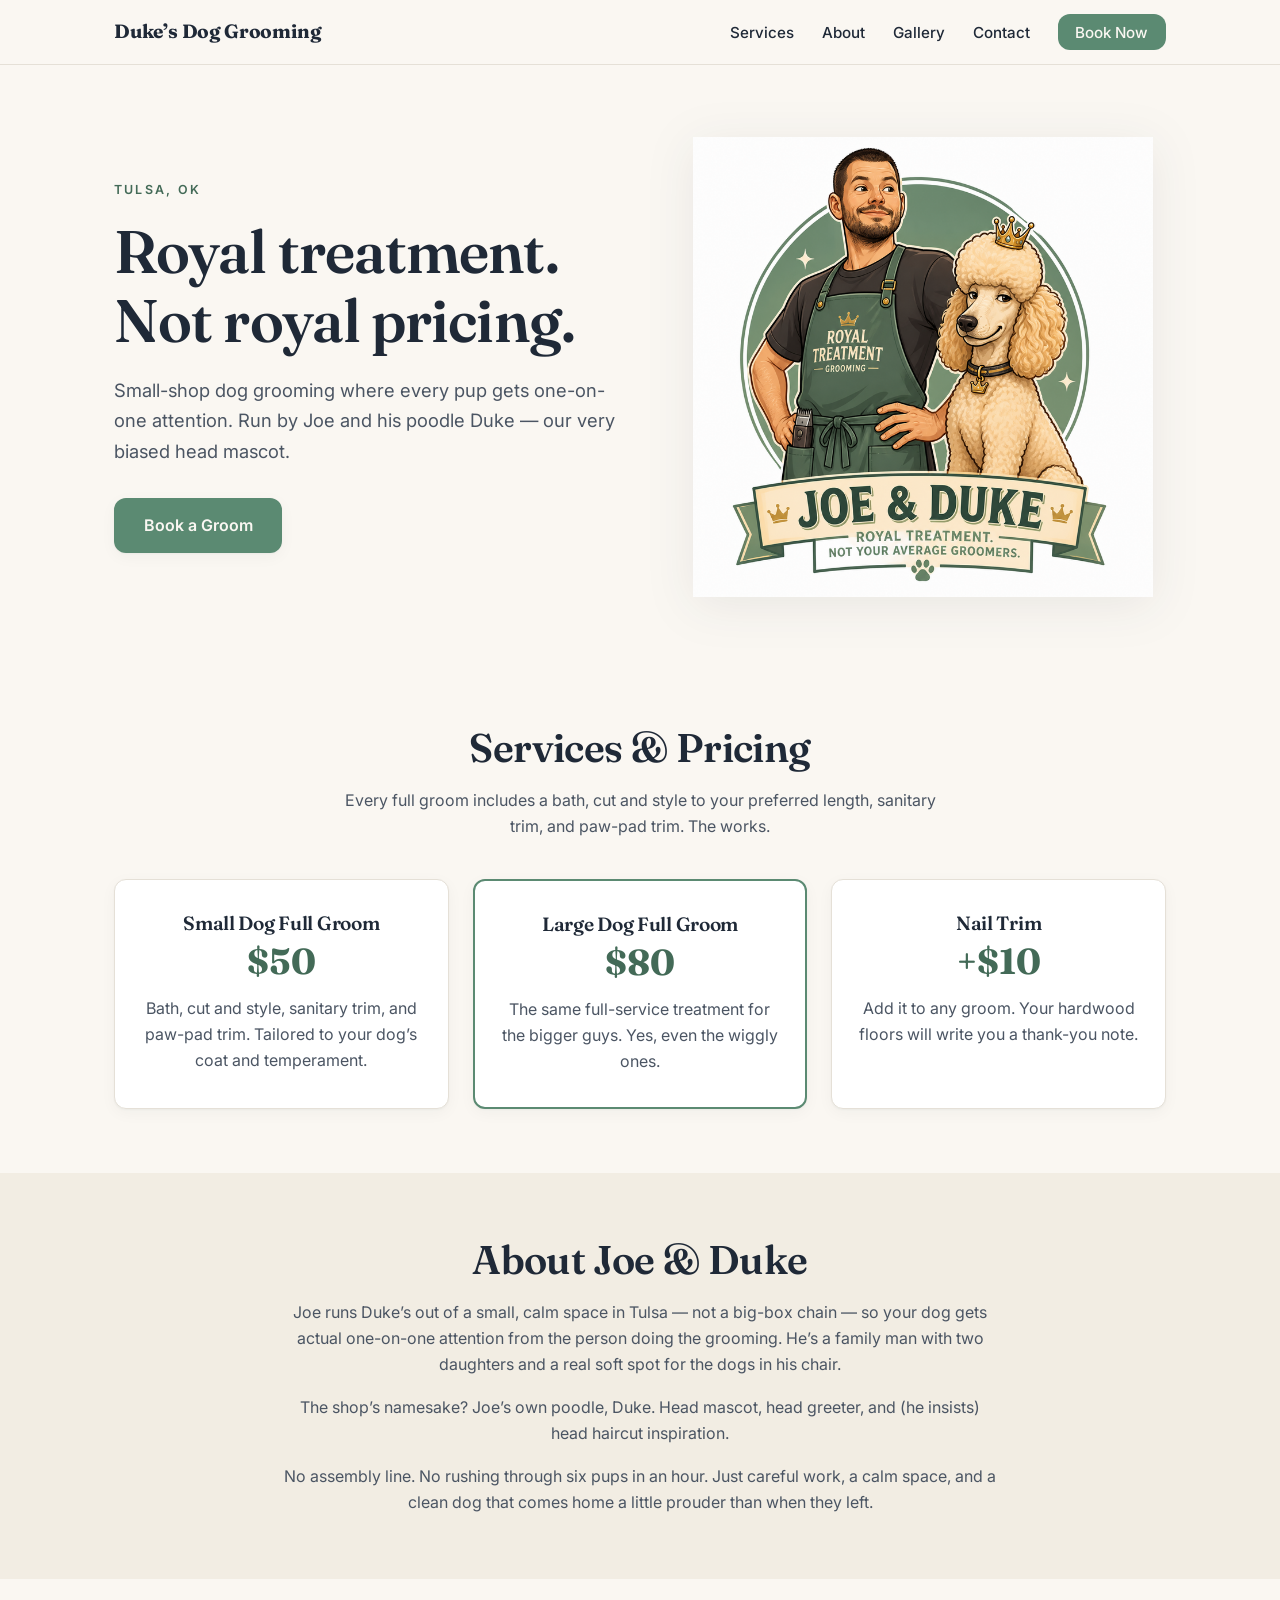
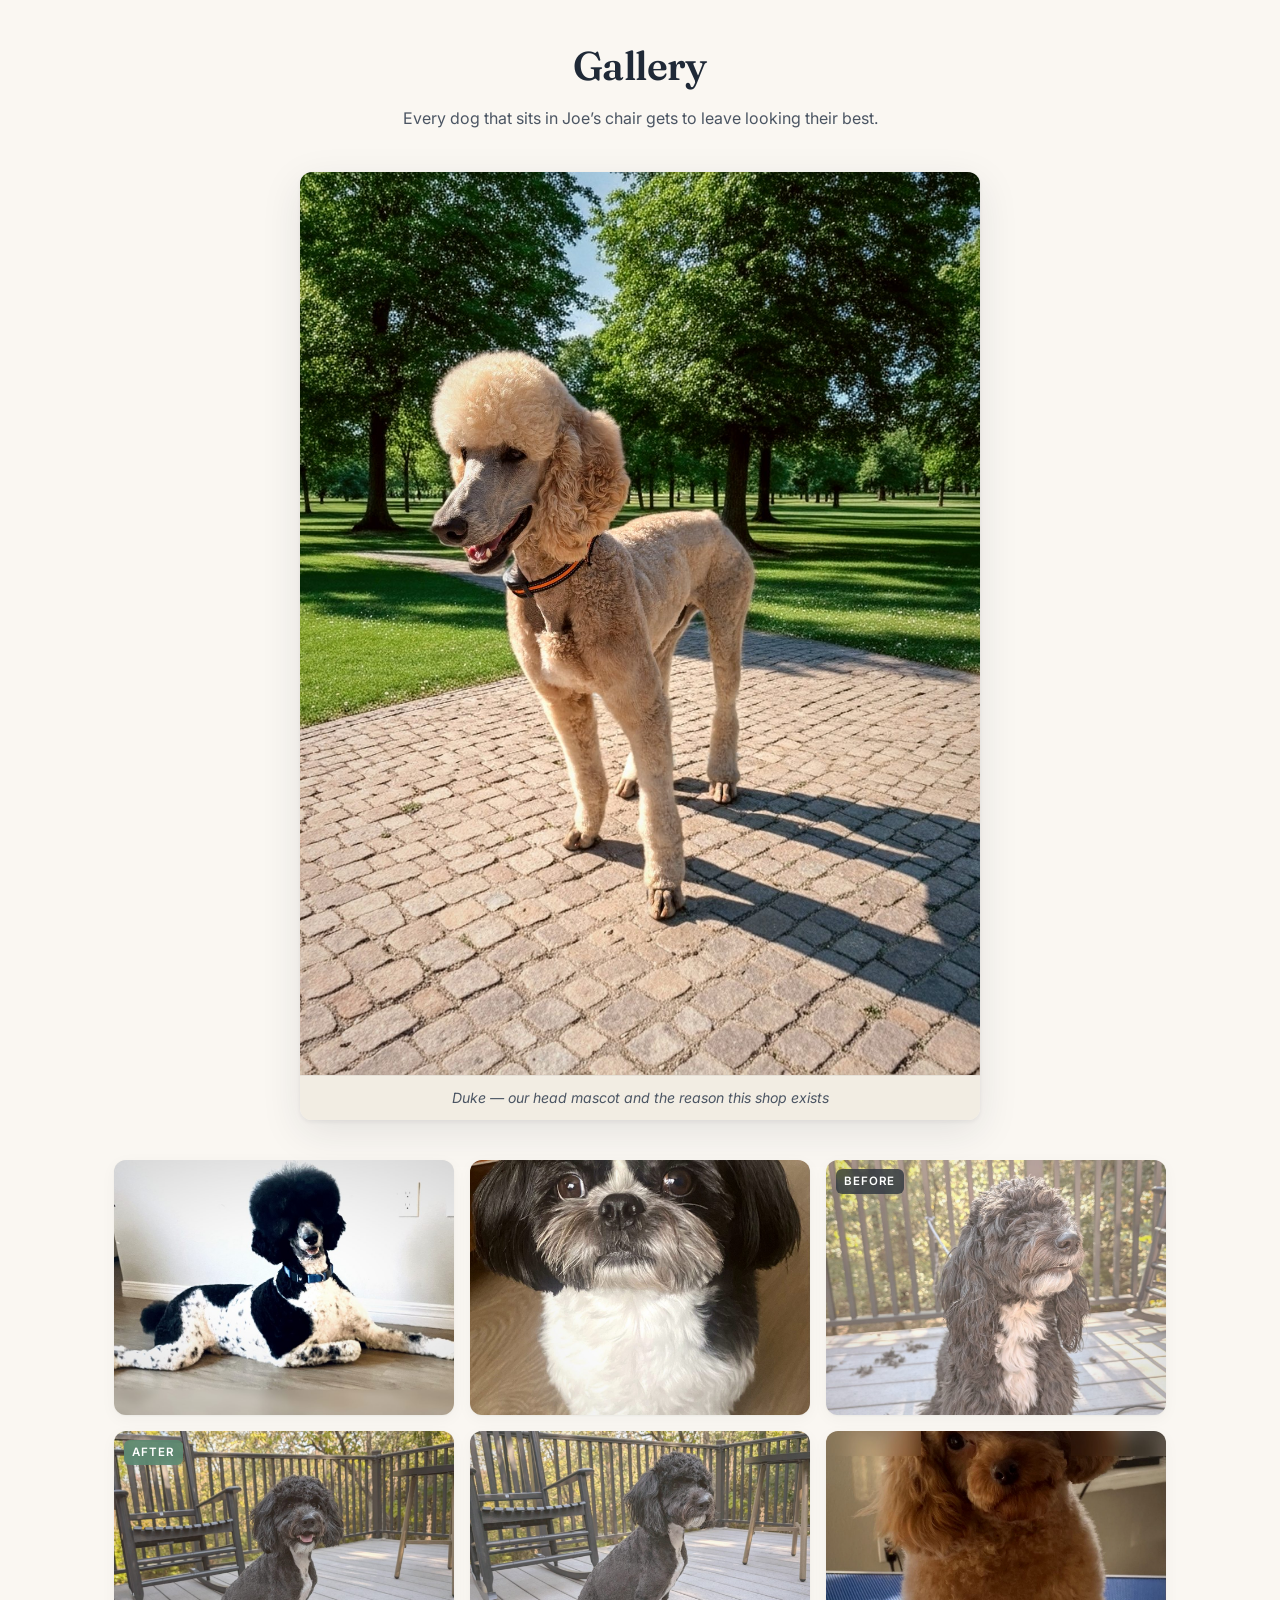
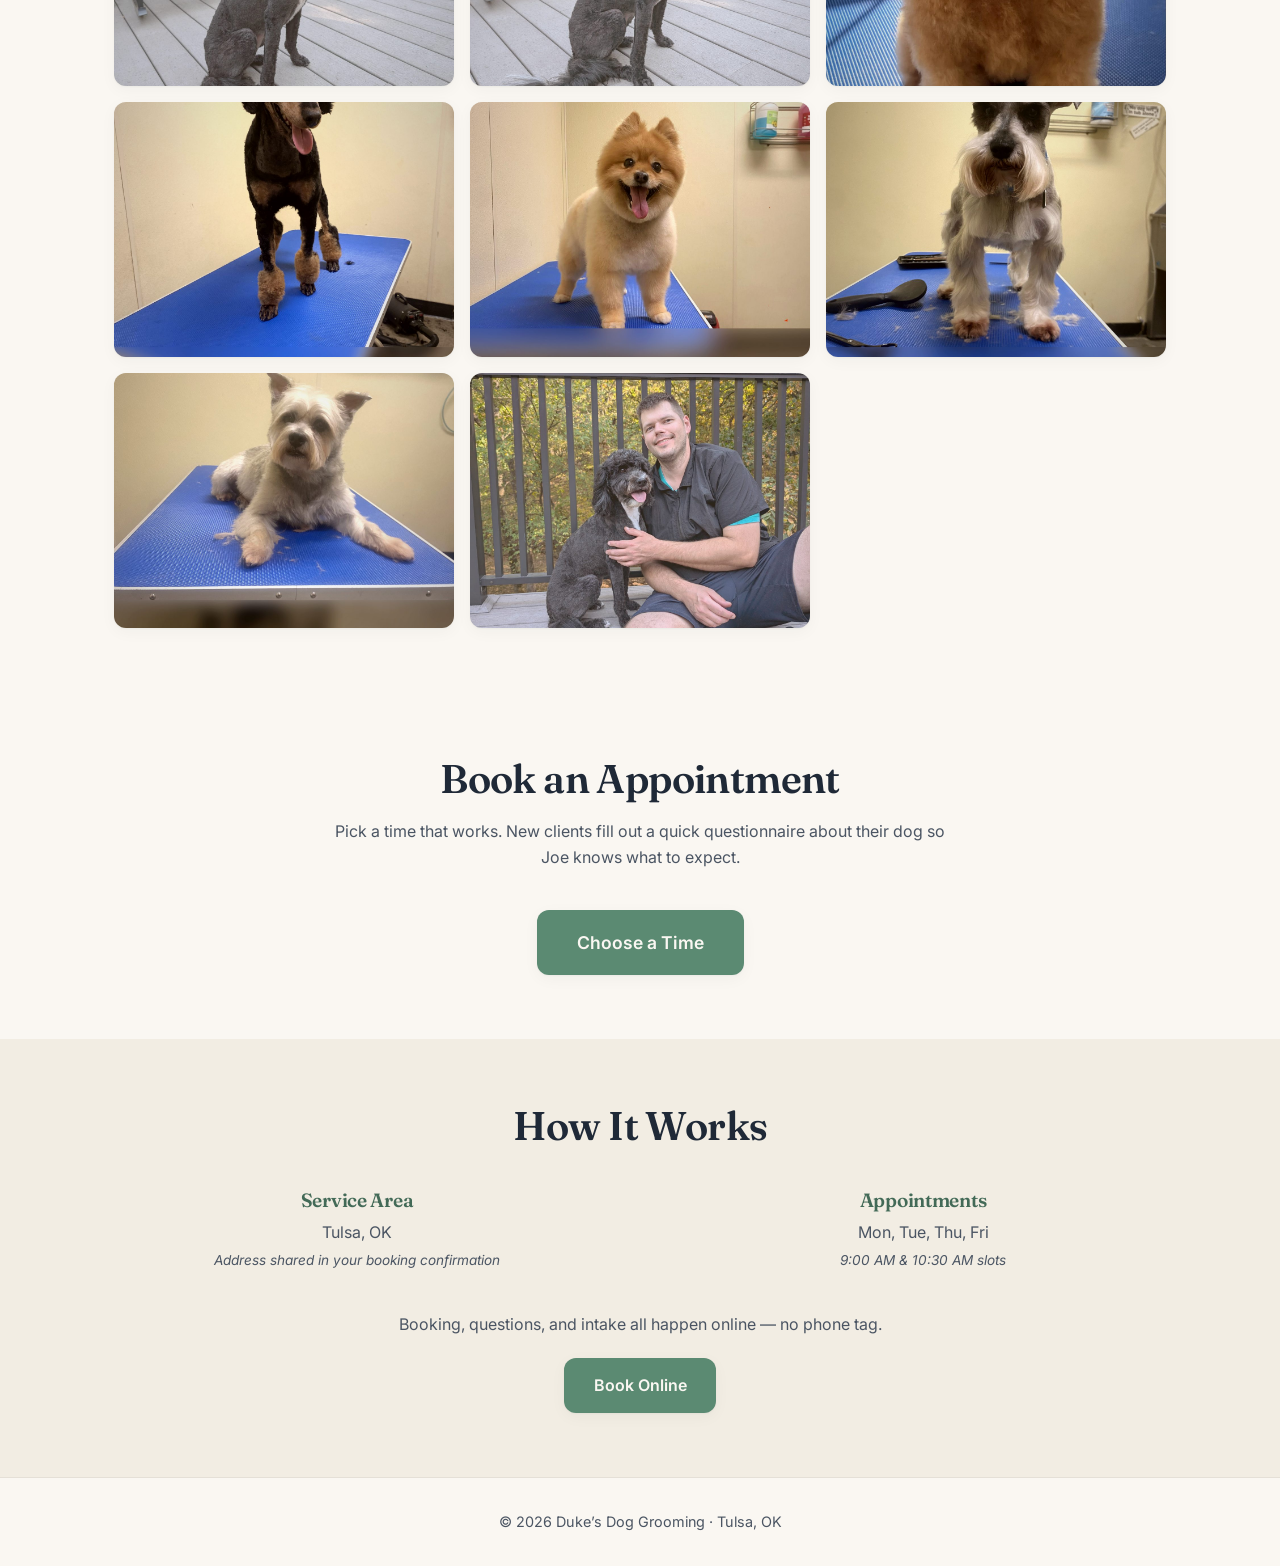
<file: index.html>
<!DOCTYPE html>
<html lang="en">
<head>
  <meta charset="UTF-8" />
  <meta name="viewport" content="width=device-width, initial-scale=1.0" />
  <title>Duke's Dog Grooming | Tulsa, OK</title>
  <meta name="description" content="Small-shop dog grooming in Tulsa. Joe and his poodle Duke take care of every pup like family — royal treatment, not royal pricing." />

  <!-- Open Graph / social sharing -->
  <meta property="og:type" content="website" />
  <meta property="og:url" content="https://dukesdoggrooming.com/" />
  <meta property="og:title" content="Duke's Dog Grooming | Tulsa, OK" />
  <meta property="og:description" content="Small-shop dog grooming in Tulsa. Royal treatment, not royal pricing. Book online — Mon, Tue, Thu, Fri." />
  <meta property="og:image" content="https://dukesdoggrooming.com/images/joe-and-duke.png" />
  <meta property="og:image:width" content="800" />
  <meta property="og:image:height" content="800" />
  <meta name="twitter:card" content="summary_large_image" />
  <meta name="twitter:title" content="Duke's Dog Grooming | Tulsa, OK" />
  <meta name="twitter:description" content="Small-shop dog grooming in Tulsa. Royal treatment, not royal pricing." />
  <meta name="twitter:image" content="https://dukesdoggrooming.com/images/joe-and-duke.png" />

  <!-- Google Analytics — replace G-XXXXXXXXXX with your Measurement ID from analytics.google.com -->
  <!-- <script async src="https://www.googletagmanager.com/gtag/js?id=G-XXXXXXXXXX"></script>
  <script>window.dataLayer=window.dataLayer||[];function gtag(){dataLayer.push(arguments)}gtag('js',new Date());gtag('config','G-XXXXXXXXXX');</script> -->

  <link rel="preconnect" href="https://fonts.googleapis.com" />
  <link rel="preconnect" href="https://fonts.gstatic.com" crossorigin />
  <link href="https://fonts.googleapis.com/css2?family=Fraunces:wght@500;600;700&family=Inter:wght@400;500;600&display=swap" rel="stylesheet" />
  <link rel="stylesheet" href="styles.css" />
</head>
<body>
  <header class="site-header">
    <nav class="nav" aria-label="Primary">
      <a href="#top" class="logo">Duke&rsquo;s Dog Grooming</a>
      <button class="nav-toggle" aria-label="Toggle menu" aria-expanded="false" aria-controls="nav-links">
        <span></span><span></span><span></span>
      </button>
      <ul id="nav-links" class="nav-links">
        <li><a href="#services">Services</a></li>
        <li><a href="#about">About</a></li>
        <li><a href="#gallery">Gallery</a></li>
        <li><a href="#contact">Contact</a></li>
        <li><a href="#book" class="nav-cta" data-cal-link="jrwise100-jg1uaa/groom" data-cal-config='{"layout":"month_view"}'>Book Now</a></li>
      </ul>
    </nav>
  </header>

  <main id="top">
    <section class="hero">
      <div class="hero-grid">
        <div class="hero-content">
          <p class="eyebrow">Tulsa, OK</p>
          <h1>Royal treatment.<br />Not royal pricing.</h1>
          <p class="tagline">Small-shop dog grooming where every pup gets one-on-one attention. Run by Joe and his poodle Duke &mdash; our very biased head mascot.</p>
          <a href="#book" class="btn btn-primary" data-cal-link="jrwise100-jg1uaa/groom" data-cal-config='{"layout":"month_view"}'>Book a Groom</a>
        </div>
        <div class="hero-image">
          <img src="images/joe-and-duke.png" alt="Illustrated mascot of Joe and his poodle Duke wearing a small crown — Duke's Dog Grooming, Tulsa OK" width="800" height="800" />
        </div>
      </div>
    </section>

    <section id="services" class="services">
      <h2>Services &amp; Pricing</h2>
      <p class="section-lead">Every full groom includes a bath, cut and style to your preferred length, sanitary trim, and paw-pad trim. The works.</p>
      <div class="services-grid">
        <article class="service-card">
          <h3>Small Dog Full Groom</h3>
          <p class="price">$50</p>
          <p>Bath, cut and style, sanitary trim, and paw-pad trim. Tailored to your dog&rsquo;s coat and temperament.</p>
        </article>
        <article class="service-card service-card--featured">
          <h3>Large Dog Full Groom</h3>
          <p class="price">$80</p>
          <p>The same full-service treatment for the bigger guys. Yes, even the wiggly ones.</p>
        </article>
        <article class="service-card">
          <h3>Nail Trim</h3>
          <p class="price">+$10</p>
          <p>Add it to any groom. Your hardwood floors will write you a thank-you note.</p>
        </article>
      </div>
    </section>

    <section id="about" class="about">
      <div class="about-content">
        <h2>About Joe &amp; Duke</h2>
        <p>Joe runs Duke&rsquo;s out of a small, calm space in Tulsa &mdash; not a big-box chain &mdash; so your dog gets actual one-on-one attention from the person doing the grooming. He&rsquo;s a family man with two daughters and a real soft spot for the dogs in his chair.</p>
        <p>The shop&rsquo;s namesake? Joe&rsquo;s own poodle, Duke. Head mascot, head greeter, and (he insists) head haircut inspiration.</p>
        <p>No assembly line. No rushing through six pups in an hour. Just careful work, a calm space, and a clean dog that comes home a little prouder than when they left.</p>
      </div>
    </section>

    <section id="gallery" class="gallery">
      <h2>Gallery</h2>
      <p class="section-lead">Every dog that sits in Joe&rsquo;s chair gets to leave looking their best.</p>

      <div class="gallery-featured">
        <img src="images/gallery/gallery-12-duke.jpg" alt="Duke — Joe's cream standard poodle, the shop mascot" loading="lazy" />
        <p class="gallery-caption">Duke &mdash; our head mascot and the reason this shop exists</p>
      </div>

      <div class="gallery-grid">
        <figure class="gallery-item">
          <img src="images/gallery/gallery-7-poodle-bw.jpg" alt="Black and white standard poodle after grooming" loading="lazy" />
        </figure>
        <figure class="gallery-item">
          <img src="images/gallery/gallery-6-shih-tzu.jpg" alt="Shih Tzu after grooming" loading="lazy" />
        </figure>
        <figure class="gallery-item">
          <img src="images/gallery/gallery-8-doodle-before.jpg" alt="Black doodle before grooming" loading="lazy" />
          <span class="gallery-tag">Before</span>
        </figure>
        <figure class="gallery-item">
          <img src="images/gallery/gallery-10-doodle-after.jpg" alt="Black doodle after grooming" loading="lazy" />
          <span class="gallery-tag gallery-tag--after">After</span>
        </figure>
        <figure class="gallery-item">
          <img src="images/gallery/gallery-9-doodle-after-side.jpg" alt="Black doodle side profile after grooming" loading="lazy" />
        </figure>
        <figure class="gallery-item">
          <img src="images/gallery/gallery-5-apricot-poodle.jpg" alt="Apricot toy poodle after grooming" loading="lazy" />
        </figure>
        <figure class="gallery-item">
          <img src="images/gallery/gallery-1-poodle-black.jpg" alt="Black and tan poodle after grooming" loading="lazy" />
        </figure>
        <figure class="gallery-item">
          <img src="images/gallery/gallery-2-pomeranian.jpg" alt="Pomeranian after grooming" loading="lazy" />
        </figure>
        <figure class="gallery-item">
          <img src="images/gallery/gallery-3-schnauzer.jpg" alt="Schnauzer after grooming" loading="lazy" />
        </figure>
        <figure class="gallery-item">
          <img src="images/gallery/gallery-4-schnauzer-relaxed.jpg" alt="Schnauzer relaxed on grooming table" loading="lazy" />
        </figure>
        <figure class="gallery-item">
          <img src="images/gallery/gallery-11-joe-and-dog.jpg" alt="Joe with a black doodle client" loading="lazy" />
        </figure>
      </div>
    </section>

    <section id="book" class="booking">
      <h2>Book an Appointment</h2>
      <p class="section-lead">Pick a time that works. New clients fill out a quick questionnaire about their dog so Joe knows what to expect.</p>
      <a href="#book" class="btn btn-primary btn-lg" data-cal-link="jrwise100-jg1uaa/groom" data-cal-config='{"layout":"month_view"}'>Choose a Time</a>
    </section>

    <section id="contact" class="contact">
      <h2>How It Works</h2>
      <div class="contact-grid">
        <div class="contact-card">
          <h3>Service Area</h3>
          <p>Tulsa, OK</p>
          <p class="contact-note">Address shared in your booking confirmation</p>
        </div>
        <div class="contact-card">
          <h3>Appointments</h3>
          <p>Mon, Tue, Thu, Fri</p>
          <p class="contact-note">9:00 AM &amp; 10:30 AM slots</p>
        </div>
      </div>
      <div class="contact-cta">
        <p>Booking, questions, and intake all happen online &mdash; no phone tag.</p>
        <a href="#book" class="btn btn-primary" data-cal-link="jrwise100-jg1uaa/groom" data-cal-config='{"layout":"month_view"}'>Book Online</a>
      </div>
    </section>
  </main>

  <footer>
    <p>&copy; <span id="year">2026</span> Duke&rsquo;s Dog Grooming &middot; Tulsa, OK</p>
  </footer>

  <script src="script.js"></script>

  <!-- Cal.com popup embed -->
  <script>
    (function(C,A,L){let p=function(a,ar){a.q.push(ar)};let d=C.document;C.Cal=C.Cal||function(){let cal=C.Cal;let ar=arguments;if(!cal.loaded){cal.ns={};cal.q=cal.q||[];d.head.appendChild(d.createElement("script")).src=A;cal.loaded=true}if(ar[0]===L){const api=function(){p(api,arguments)};const namespace=ar[1];api.q=api.q||[];if(typeof namespace==="string"){cal.ns[namespace]=cal.ns[namespace]||api;p(cal.ns[namespace],ar);p(cal,["initNamespace",namespace])}else p(cal,ar);return}p(cal,ar)};})(window,"https://app.cal.com/embed/embed.js","init");
    Cal("init", {origin:"https://cal.com"});
    Cal("ui", {"styles":{"branding":{"brandColor":"#5B8A72"}},"hideEventTypeDetails":false,"layout":"month_view"});
  </script>
</body>
</html>
</file>
<file: styles.css>
:root {
  --bg: #FAF7F2;
  --bg-tint: #F2EDE3;
  --text: #1F2937;
  --text-soft: #4B5563;
  --accent: #5B8A72;
  --accent-dark: #436A57;
  --card: #FFFFFF;
  --border: #E5E0D7;
  --serif: 'Fraunces', Georgia, serif;
  --sans: 'Inter', system-ui, -apple-system, sans-serif;
  --radius: 12px;
  --max-w: 1100px;
  --shadow: 0 1px 2px rgba(31, 41, 55, 0.04), 0 4px 16px rgba(31, 41, 55, 0.04);
}

* {
  box-sizing: border-box;
  margin: 0;
  padding: 0;
}

html {
  scroll-behavior: smooth;
  overflow-x: hidden;
}

body {
  font-family: var(--sans);
  background: var(--bg);
  color: var(--text);
  line-height: 1.65;
  -webkit-font-smoothing: antialiased;
  overflow-x: hidden;
  width: 100%;
}

img {
  max-width: 100%;
  height: auto;
}

h1, h2, h3 {
  font-family: var(--serif);
  font-weight: 600;
  line-height: 1.15;
  letter-spacing: -0.015em;
  color: var(--text);
}

h1 { font-size: clamp(2.25rem, 5vw, 3.75rem); }
h2 { font-size: clamp(1.75rem, 3.5vw, 2.5rem); margin-bottom: 1rem; }
h3 { font-size: 1.2rem; margin-bottom: 0.5rem; }

p { color: var(--text-soft); }

a { color: var(--accent-dark); }
a:hover { color: var(--accent); }

/* ---- Header / Nav ---- */
.site-header {
  position: sticky;
  top: 0;
  background: rgba(250, 247, 242, 0.92);
  backdrop-filter: blur(10px);
  -webkit-backdrop-filter: blur(10px);
  border-bottom: 1px solid var(--border);
  z-index: 50;
}

.nav {
  max-width: var(--max-w);
  margin: 0 auto;
  display: flex;
  align-items: center;
  justify-content: space-between;
  padding: 1rem 1.5rem;
  position: relative;
}

.logo {
  font-family: var(--serif);
  font-weight: 700;
  font-size: 1.2rem;
  color: var(--text);
  text-decoration: none;
  letter-spacing: -0.01em;
}

.nav-links {
  list-style: none;
  display: flex;
  gap: 1.75rem;
  align-items: center;
}

.nav-links a {
  color: var(--text);
  text-decoration: none;
  font-size: 0.95rem;
  font-weight: 500;
}

.nav-links a:hover { color: var(--accent); }

.nav-cta {
  background: var(--accent);
  color: var(--bg) !important;
  padding: 0.55rem 1.1rem;
  border-radius: var(--radius);
  transition: background 0.2s;
}

.nav-cta:hover {
  background: var(--accent-dark);
  color: var(--bg) !important;
}

.nav-toggle {
  display: none;
  background: none;
  border: 0;
  cursor: pointer;
  flex-direction: column;
  gap: 5px;
  padding: 6px;
}

.nav-toggle span {
  width: 24px;
  height: 2px;
  background: var(--text);
  border-radius: 2px;
  display: block;
}

/* ---- Hero ---- */
.hero {
  max-width: var(--max-w);
  margin: 0 auto;
  padding: 3.5rem 1.5rem 3rem;
  position: relative;
}

.hero-grid {
  display: grid;
  grid-template-columns: 1fr;
  gap: 1.5rem;
  align-items: center;
}

.hero-content { text-align: center; }
.hero-image {
  display: flex;
  justify-content: center;
  align-items: center;
  width: 100%;
  order: -1;
  min-width: 0;
}

.hero-image img {
  width: 100%;
  max-width: 320px;
  height: auto;
  display: block;
  margin: 0 auto;
  filter: drop-shadow(0 8px 24px rgba(31, 41, 55, 0.08));
}

.eyebrow {
  text-transform: uppercase;
  letter-spacing: 0.18em;
  font-size: 0.78rem;
  font-weight: 600;
  color: var(--accent-dark);
  margin-bottom: 1rem;
}

.hero h1 { margin-bottom: 1.25rem; }

.tagline {
  font-size: 1.15rem;
  max-width: 580px;
  margin: 0 auto 2rem;
}

@media (min-width: 820px) {
  .hero { padding: 4.5rem 1.5rem 4rem; }
  .hero-grid {
    grid-template-columns: 1.05fr 1fr;
    gap: 3.5rem;
  }
  .hero-content { text-align: left; }
  .hero-image { order: 0; justify-content: flex-end; }
  .hero-image img { max-width: 460px; }
  .tagline { margin-left: 0; margin-right: 0; }
}

.btn {
  display: inline-block;
  padding: 0.9rem 1.85rem;
  border-radius: var(--radius);
  text-decoration: none;
  font-weight: 600;
  font-size: 1rem;
  transition: transform 0.15s, background 0.2s, box-shadow 0.2s;
}

.btn-primary {
  background: var(--accent);
  color: var(--bg);
  box-shadow: var(--shadow);
}

.btn-primary:hover {
  background: var(--accent-dark);
  color: var(--bg);
  transform: translateY(-1px);
}

/* ---- Sections ---- */
section {
  max-width: var(--max-w);
  margin: 0 auto;
  padding: 4rem 1.5rem;
}

section h2 { text-align: center; }

.section-lead {
  text-align: center;
  max-width: 620px;
  margin: 0 auto 2.5rem;
}

/* ---- Services ---- */
.services-grid {
  display: grid;
  grid-template-columns: repeat(auto-fit, minmax(260px, 1fr));
  gap: 1.5rem;
}

.service-card {
  background: var(--card);
  border: 1px solid var(--border);
  border-radius: var(--radius);
  padding: 2rem 1.5rem;
  text-align: center;
  box-shadow: var(--shadow);
  transition: transform 0.2s;
}

.service-card:hover { transform: translateY(-2px); }

.service-card--featured {
  border-color: var(--accent);
  border-width: 2px;
}

.service-card .price {
  font-family: var(--serif);
  font-size: 2.25rem;
  font-weight: 700;
  color: var(--accent-dark);
  margin: 0.5rem 0 1rem;
  line-height: 1;
}

/* ---- About ---- */
.about { background: var(--bg-tint); max-width: none; padding-left: 1.5rem; padding-right: 1.5rem; }
.about-content {
  max-width: 720px;
  margin: 0 auto;
  text-align: center;
}
.about-content p + p { margin-top: 1rem; }

/* ---- Gallery ---- */
.gallery { text-align: center; }

.gallery-featured {
  max-width: 680px;
  margin: 0 auto 2.5rem;
  border-radius: var(--radius);
  overflow: hidden;
  box-shadow: 0 2px 4px rgba(31,41,55,0.06), 0 12px 40px rgba(31,41,55,0.1);
}

.gallery-featured img {
  width: 100%;
  height: auto;
  display: block;
}

.gallery-caption {
  background: var(--bg-tint);
  border-top: 1px solid var(--border);
  padding: 0.65rem 1rem;
  font-size: 0.88rem;
  font-style: italic;
  color: var(--text-soft);
}

.gallery-grid {
  display: grid;
  grid-template-columns: repeat(3, 1fr);
  gap: 1rem;
}

.gallery-item {
  position: relative;
  border-radius: var(--radius);
  overflow: hidden;
  background: var(--bg-tint);
  box-shadow: var(--shadow);
  margin: 0;
}

.gallery-item img {
  width: 100%;
  aspect-ratio: 4 / 3;
  object-fit: cover;
  display: block;
  transition: transform 0.3s ease;
}

.gallery-item:hover img { transform: scale(1.03); }

.gallery-tag {
  position: absolute;
  top: 0.6rem;
  left: 0.6rem;
  background: rgba(31, 41, 55, 0.72);
  color: #fff;
  font-size: 0.72rem;
  font-weight: 600;
  letter-spacing: 0.07em;
  text-transform: uppercase;
  padding: 0.2rem 0.55rem;
  border-radius: 6px;
  backdrop-filter: blur(4px);
}

.gallery-tag--after { background: rgba(91, 138, 114, 0.88); }

@media (max-width: 720px) {
  .gallery-grid { grid-template-columns: repeat(2, 1fr); gap: 0.75rem; }
}

@media (max-width: 480px) {
  .gallery-grid { grid-template-columns: 1fr; }
}

/* ---- Booking ---- */
.booking { text-align: center; }
.btn-lg {
  padding: 1.1rem 2.5rem;
  font-size: 1.1rem;
}

/* ---- Contact ---- */
.contact { background: var(--bg-tint); max-width: none; }
.contact h2 { margin-bottom: 2.5rem; }
.contact-grid {
  display: grid;
  grid-template-columns: repeat(auto-fit, minmax(200px, 1fr));
  gap: 2rem;
  max-width: var(--max-w);
  margin: 0 auto;
}
.contact-card {
  text-align: center;
}
.contact-card h3 { color: var(--accent-dark); }
.contact-card a { font-weight: 500; }
.contact-note {
  font-size: 0.85rem;
  color: var(--text-soft);
  margin-top: 0.25rem;
  font-style: italic;
}

.contact-cta {
  text-align: center;
  margin-top: 2.5rem;
  max-width: var(--max-w);
  margin-left: auto;
  margin-right: auto;
}

.contact-cta p {
  margin-bottom: 1.25rem;
}

/* ---- Footer ---- */
footer {
  text-align: center;
  padding: 2rem 1.5rem;
  border-top: 1px solid var(--border);
  font-size: 0.9rem;
  color: var(--text-soft);
}

/* ---- Mobile ---- */
@media (max-width: 720px) {
  .nav-toggle { display: flex; }
  .nav-links {
    display: none;
    position: absolute;
    top: calc(100% + 1px);
    left: 0;
    right: 0;
    background: var(--bg);
    flex-direction: column;
    padding: 1rem 1.5rem;
    border-bottom: 1px solid var(--border);
    gap: 1rem;
    align-items: stretch;
  }
  .nav-links.open { display: flex; }
  .nav-links a { padding: 0.5rem 0; }
  .nav-cta { text-align: center; }
  .hero { padding: 3rem 1.5rem; }
  section { padding: 3rem 1.5rem; }
}
</file>
